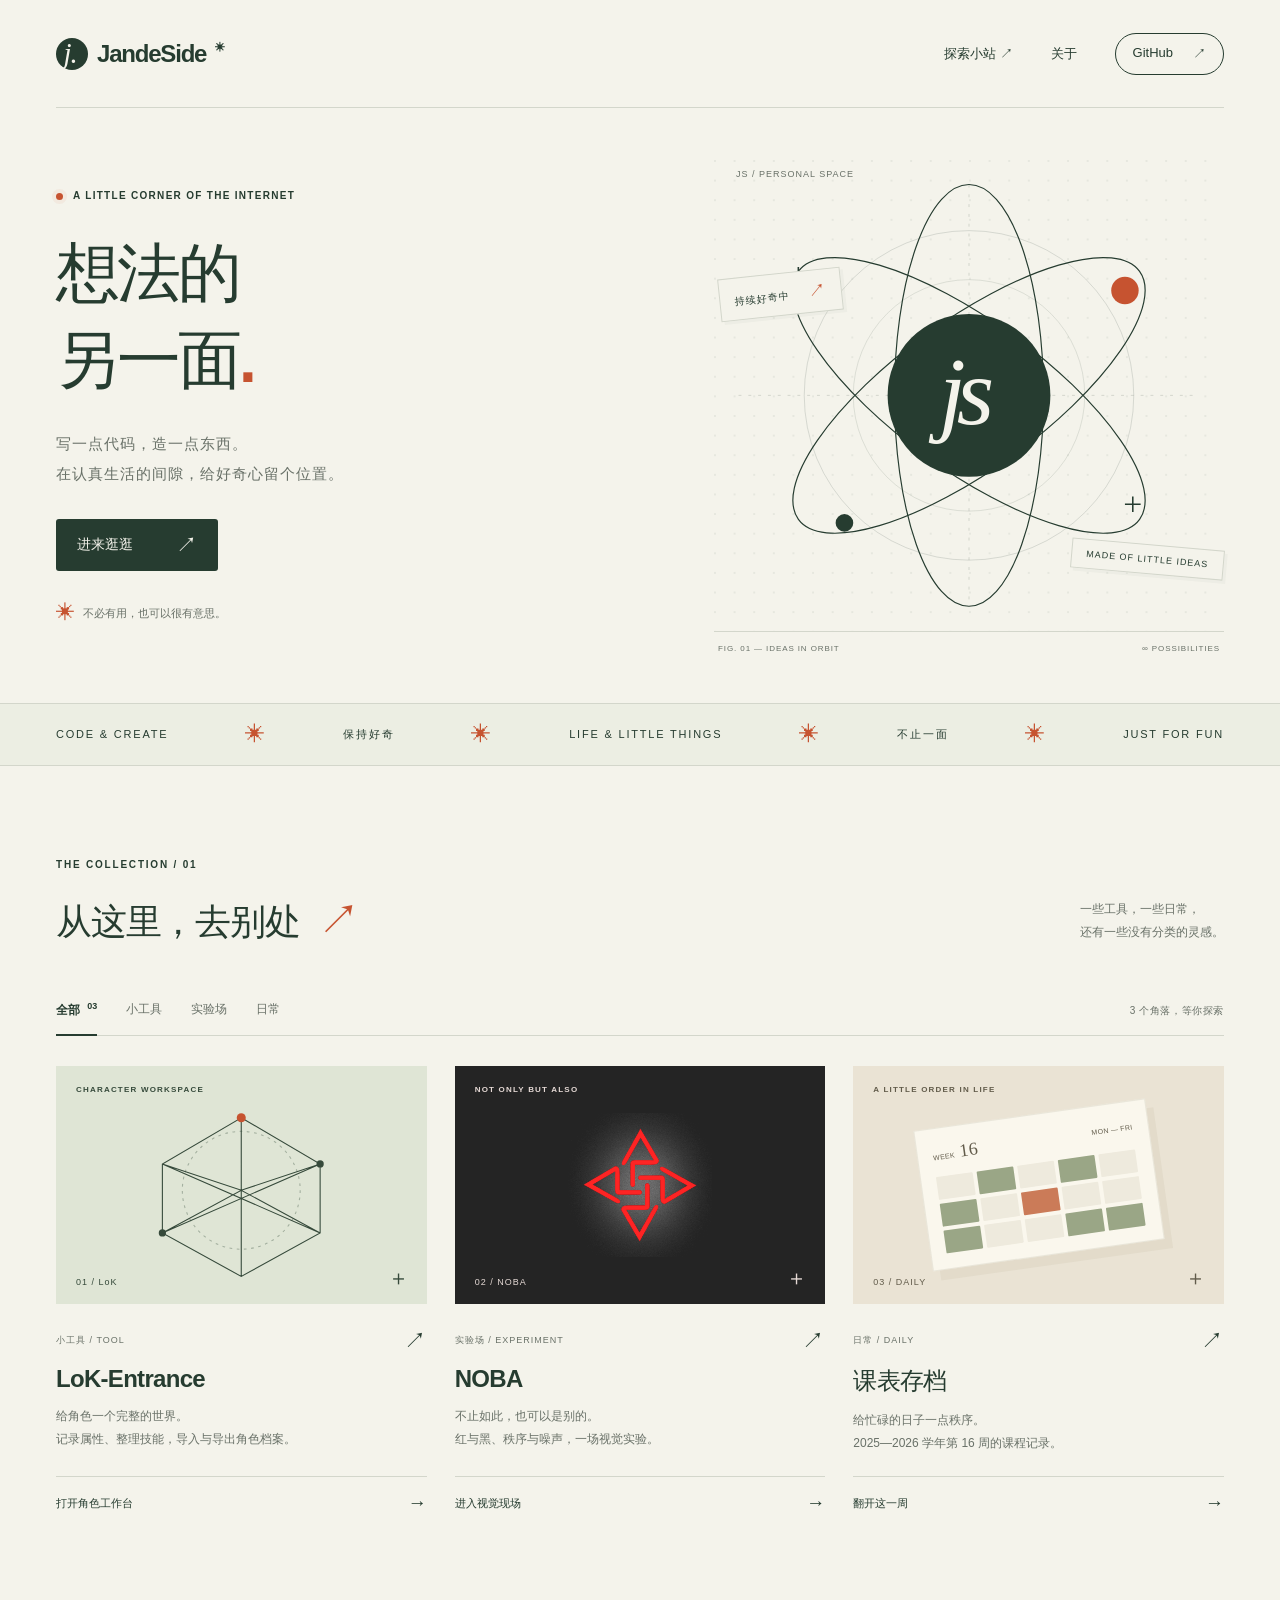
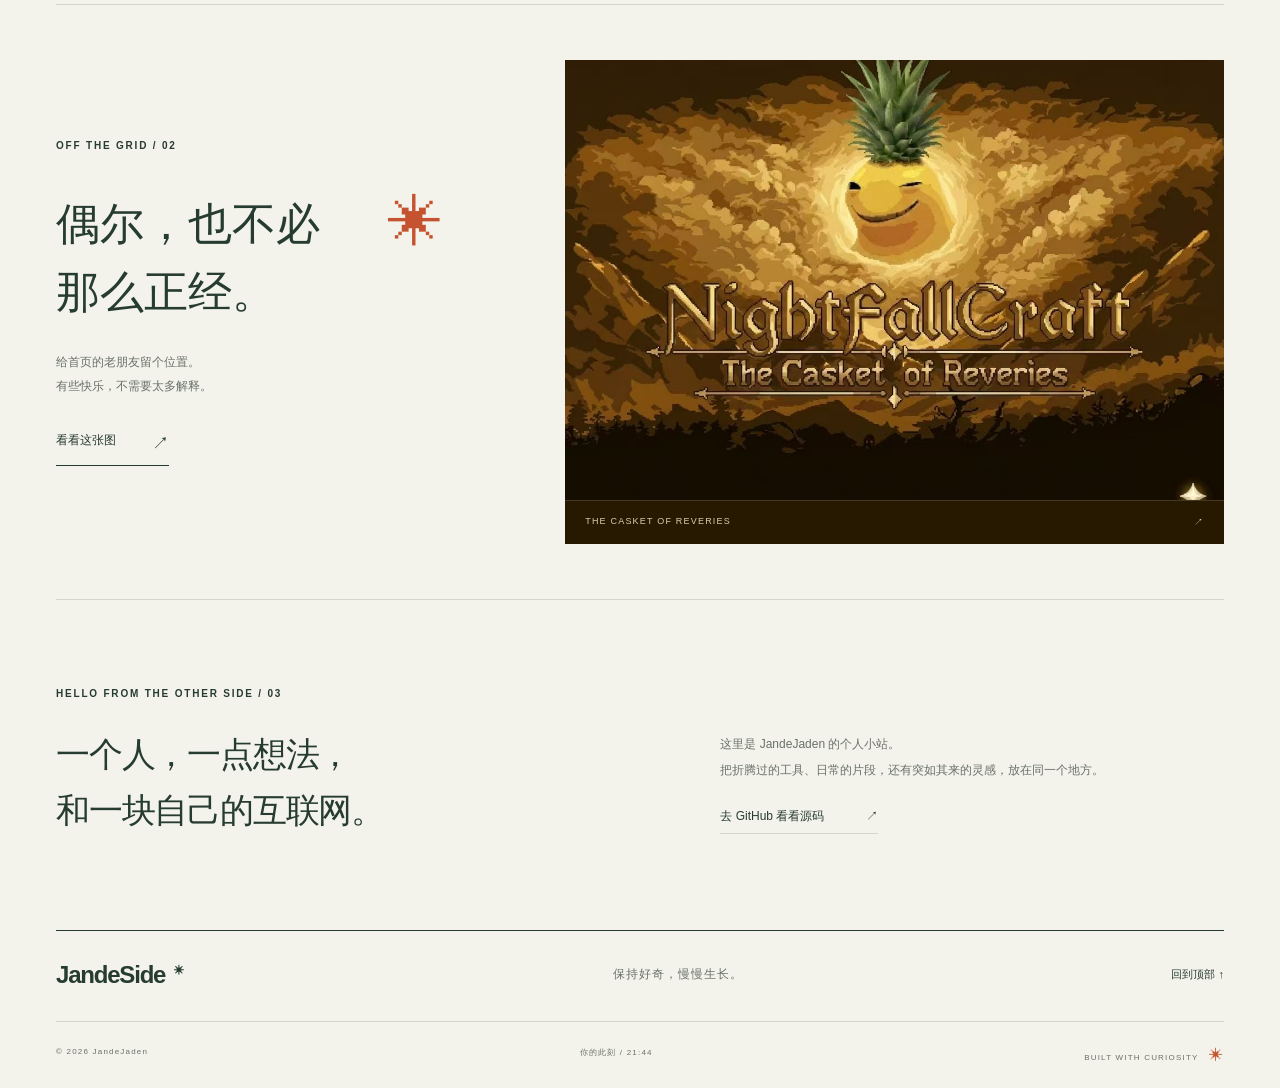
<file: index.html>
<!doctype html>
<html lang="zh-CN">
<head>
  <meta charset="utf-8"><meta name="viewport" content="width=device-width, initial-scale=1">
  <meta name="description" content="JandeSide，JandeJaden 的个人小站。收集灵感、折腾工具，也给日常留一个位置。"><meta name="theme-color" content="#f4f3eb">
  <title>JandeSide — 想法的另一面</title><link rel="icon" href="assets/favicon.svg" type="image/svg+xml"><link rel="stylesheet" href="assets/site.css"><script src="assets/site.js" defer></script>
</head>
<body>
  <a class="skip-link" href="#main">跳到正文</a>
  <header class="site-header wrap"><a class="wordmark" href="./" aria-label="JandeSide 首页"><span class="brand-symbol" aria-hidden="true">j.</span>JandeSide<sup aria-hidden="true">✳</sup></a><nav aria-label="主导航"><a href="#explore">探索小站 ↗</a><a href="#about">关于</a><a class="github-link" href="https://github.com/JandeJaden" target="_blank" rel="noopener noreferrer">GitHub <span>↗</span></a></nav></header>
  <main id="main">
    <section class="hero wrap" aria-labelledby="hero-title">
      <div class="hero-copy"><p class="eyebrow"><span class="status-dot"></span>A LITTLE CORNER OF THE INTERNET</p><h1 id="hero-title">想法的<br><span class="serif-word">另一面</span><span class="orange">.</span></h1><p class="hero-description">写一点代码，造一点东西。<br>在认真生活的间隙，给好奇心留个位置。</p><a class="primary-link" href="#explore">进来逛逛 <span>↗</span></a><p class="hero-footnote"><span aria-hidden="true">✳</span> 不必有用，也可以很有意思。</p></div>
      <div class="orbit-art" aria-hidden="true"><span class="art-coordinate">JS / PERSONAL SPACE</span><svg viewBox="0 0 520 480" fill="none"><defs><pattern id="dots" width="20" height="20" patternUnits="userSpaceOnUse"><circle cx="1" cy="1" r=".8" fill="currentColor" opacity=".16"/></pattern></defs><rect width="520" height="480" fill="url(#dots)"/><circle cx="260" cy="240" r="168" stroke="currentColor" opacity=".15"/><circle cx="260" cy="240" r="118" stroke="currentColor" opacity=".12"/><path d="M25 240H495M260 25V455" stroke="currentColor" stroke-dasharray="3 7" opacity=".16"/><g stroke="currentColor" stroke-width="1.2"><ellipse cx="260" cy="240" rx="215" ry="76" transform="rotate(-36 260 240)"/><ellipse cx="260" cy="240" rx="215" ry="76" transform="rotate(36 260 240)"/><ellipse cx="260" cy="240" rx="76" ry="215"/></g><circle cx="260" cy="240" r="83" fill="var(--ink)"/><text x="253" y="269" fill="var(--paper)" text-anchor="middle" font-family="Georgia,serif" font-size="98" font-style="italic" letter-spacing="-9">js</text><circle cx="419" cy="133" r="14" fill="var(--orange)"/><circle cx="133" cy="370" r="9" fill="var(--ink)"/><path d="M86 109v24m-12-12h24M427 343v16m-8-8h16" stroke="currentColor" stroke-width="1.6"/></svg><span class="orbit-label label-top">持续好奇中 <b>↗</b></span><span class="orbit-label label-bottom">MADE OF LITTLE IDEAS</span><div class="art-caption"><span>FIG. 01 — IDEAS IN ORBIT</span><span>∞ POSSIBILITIES</span></div></div>
    </section>
    <div class="ticker" aria-hidden="true"><div class="wrap ticker-inner"><span>CODE & CREATE</span><i>✳</i><span>保持好奇</span><i>✳</i><span>LIFE & LITTLE THINGS</span><i>✳</i><span>不止一面</span><i>✳</i><span>JUST FOR FUN</span></div></div>
    <section class="explore wrap" id="explore" aria-labelledby="explore-title">
      <div class="section-heading"><div><p class="eyebrow">THE COLLECTION / 01</p><h2 id="explore-title">从这里，去别处 <span class="orange">↗</span></h2></div><p class="section-note">一些工具，一些日常，<br>还有一些没有分类的灵感。</p></div>
      <div class="filter-bar"><div class="filters" role="group" aria-label="筛选内容"><button type="button" class="filter active" data-filter="all" aria-pressed="true">全部 <sup>03</sup></button><button type="button" class="filter" data-filter="tool" aria-pressed="false">小工具</button><button type="button" class="filter" data-filter="experiment" aria-pressed="false">实验场</button><button type="button" class="filter" data-filter="life" aria-pressed="false">日常</button></div><span id="result-count" class="result-count" aria-live="polite">3 个角落，等你探索</span></div>
      <div class="project-grid">
        <a class="project-card" href="lok-entrance/" data-category="tool"><div class="project-visual lok-visual"><span class="visual-label">CHARACTER WORKSPACE</span><svg viewBox="0 0 320 210" fill="none" aria-hidden="true"><g stroke="currentColor" stroke-width="1.2"><path d="M160 24 247 75 247 151 160 199 73 151 73 75ZM160 24v175M73 75l174 76M247 75 73 151M73 75l87 29 87-29M73 151l87-47 87 47"/><circle cx="160" cy="104" r="65" stroke-dasharray="3 5" opacity=".35"/></g><circle cx="160" cy="24" r="5" fill="var(--orange)"/><circle cx="73" cy="151" r="4" fill="currentColor"/><circle cx="247" cy="75" r="4" fill="currentColor"/></svg><span class="visual-number">01 / LoK</span><span class="visual-corner">＋</span></div><div class="project-meta"><span>小工具 / TOOL</span><span class="project-arrow">↗</span></div><h3>LoK-Entrance</h3><p>给角色一个完整的世界。<br>记录属性、整理技能，导入与导出角色档案。</p><span class="project-bottom">打开角色工作台 <span>→</span></span></a>
        <a class="project-card" href="noba/" data-category="experiment"><div class="project-visual noba-visual"><span class="visual-label">NOT ONLY BUT ALSO</span><img src="assets/images/nobalogo.webp" alt="NOBA 红色四向标志" width="1080" height="1080" loading="lazy"><span class="visual-number">02 / NOBA</span><span class="visual-corner">＋</span></div><div class="project-meta"><span>实验场 / EXPERIMENT</span><span class="project-arrow">↗</span></div><h3>NOBA</h3><p>不止如此，也可以是别的。<br>红与黑、秩序与噪声，一场视觉实验。</p><span class="project-bottom">进入视觉现场 <span>→</span></span></a>
        <a class="project-card" href="lesson/" data-category="life"><div class="project-visual lesson-visual"><span class="visual-label">A LITTLE ORDER IN LIFE</span><div class="mini-schedule" aria-hidden="true"><div class="schedule-title"><span>WEEK <b>16</b></span><span>MON — FRI</span></div><div class="schedule-grid"><i></i><i class="filled"></i><i></i><i class="filled"></i><i></i><i class="filled"></i><i></i><i class="filled accent"></i><i></i><i></i><i class="filled"></i><i></i><i></i><i class="filled"></i><i class="filled"></i></div></div><span class="visual-number">03 / DAILY</span><span class="visual-corner">＋</span></div><div class="project-meta"><span>日常 / DAILY</span><span class="project-arrow">↗</span></div><h3>课表存档</h3><p>给忙碌的日子一点秩序。<br>2025—2026 学年第 16 周的课程记录。</p><span class="project-bottom">翻开这一周 <span>→</span></span></a>
      </div><noscript><p>所有页面均可直接打开；分类筛选需要启用 JavaScript。</p></noscript>
    </section>
    <section class="side-note wrap" aria-labelledby="note-title"><div class="note-copy"><p class="eyebrow">OFF THE GRID / 02</p><span class="note-star" aria-hidden="true">✳</span><h2 id="note-title">偶尔，也不必<br>那么<span class="serif-word">正经。</span></h2><p>给首页的老朋友留个位置。<br>有些快乐，不需要太多解释。</p><button type="button" class="text-button" id="open-art">看看这张图 <span>↗</span></button><noscript><a href="assets/images/nailong.webp">查看原图 ↗</a></noscript></div><button type="button" class="art-preview" id="art-preview" aria-label="放大查看 NightfallCraft 图片"><img src="assets/images/nailong.webp" alt="NightfallCraft：带着菠萝叶的黄色笑脸，背景是金色云海" width="1196" height="896" loading="lazy"><span>THE CASKET OF REVERIES <span>↗</span></span></button></section>
    <section class="about wrap" id="about" aria-labelledby="about-title"><p class="eyebrow">HELLO FROM THE OTHER SIDE / 03</p><div class="about-content"><h2 id="about-title">一个人，一点想法，<br>和一块自己的<span class="serif-word">互联网。</span></h2><div><p>这里是 JandeJaden 的个人小站。<br>把折腾过的工具、日常的片段，还有突如其来的灵感，放在同一个地方。</p><a class="text-link" href="https://github.com/JandeJaden/JandeSide" target="_blank" rel="noopener noreferrer">去 GitHub 看看源码 <span>↗</span></a></div></div></section>
  </main>
  <footer class="site-footer wrap"><a class="wordmark" href="./">JandeSide<sup aria-hidden="true">✳</sup></a><span>保持好奇，慢慢生长。</span><a href="#main" class="back-to-top">回到顶部 ↑</a><div class="footer-bottom"><span>© <span id="year">2026</span> JandeJaden</span><span id="local-time">WELCOME TO MY SIDE.</span><span>BUILT WITH CURIOSITY <i>✳</i></span></div></footer>
  <dialog class="image-dialog" id="art-dialog" aria-labelledby="dialog-title"><div class="dialog-toolbar"><span id="dialog-title">NightfallCraft / 原图</span><button type="button" id="close-art" autofocus aria-label="关闭图片">关闭 ×</button></div><img src="assets/images/nailong.webp" alt="NightfallCraft — The Casket of Reveries" width="1196" height="896"></dialog>
</body></html>
</file>
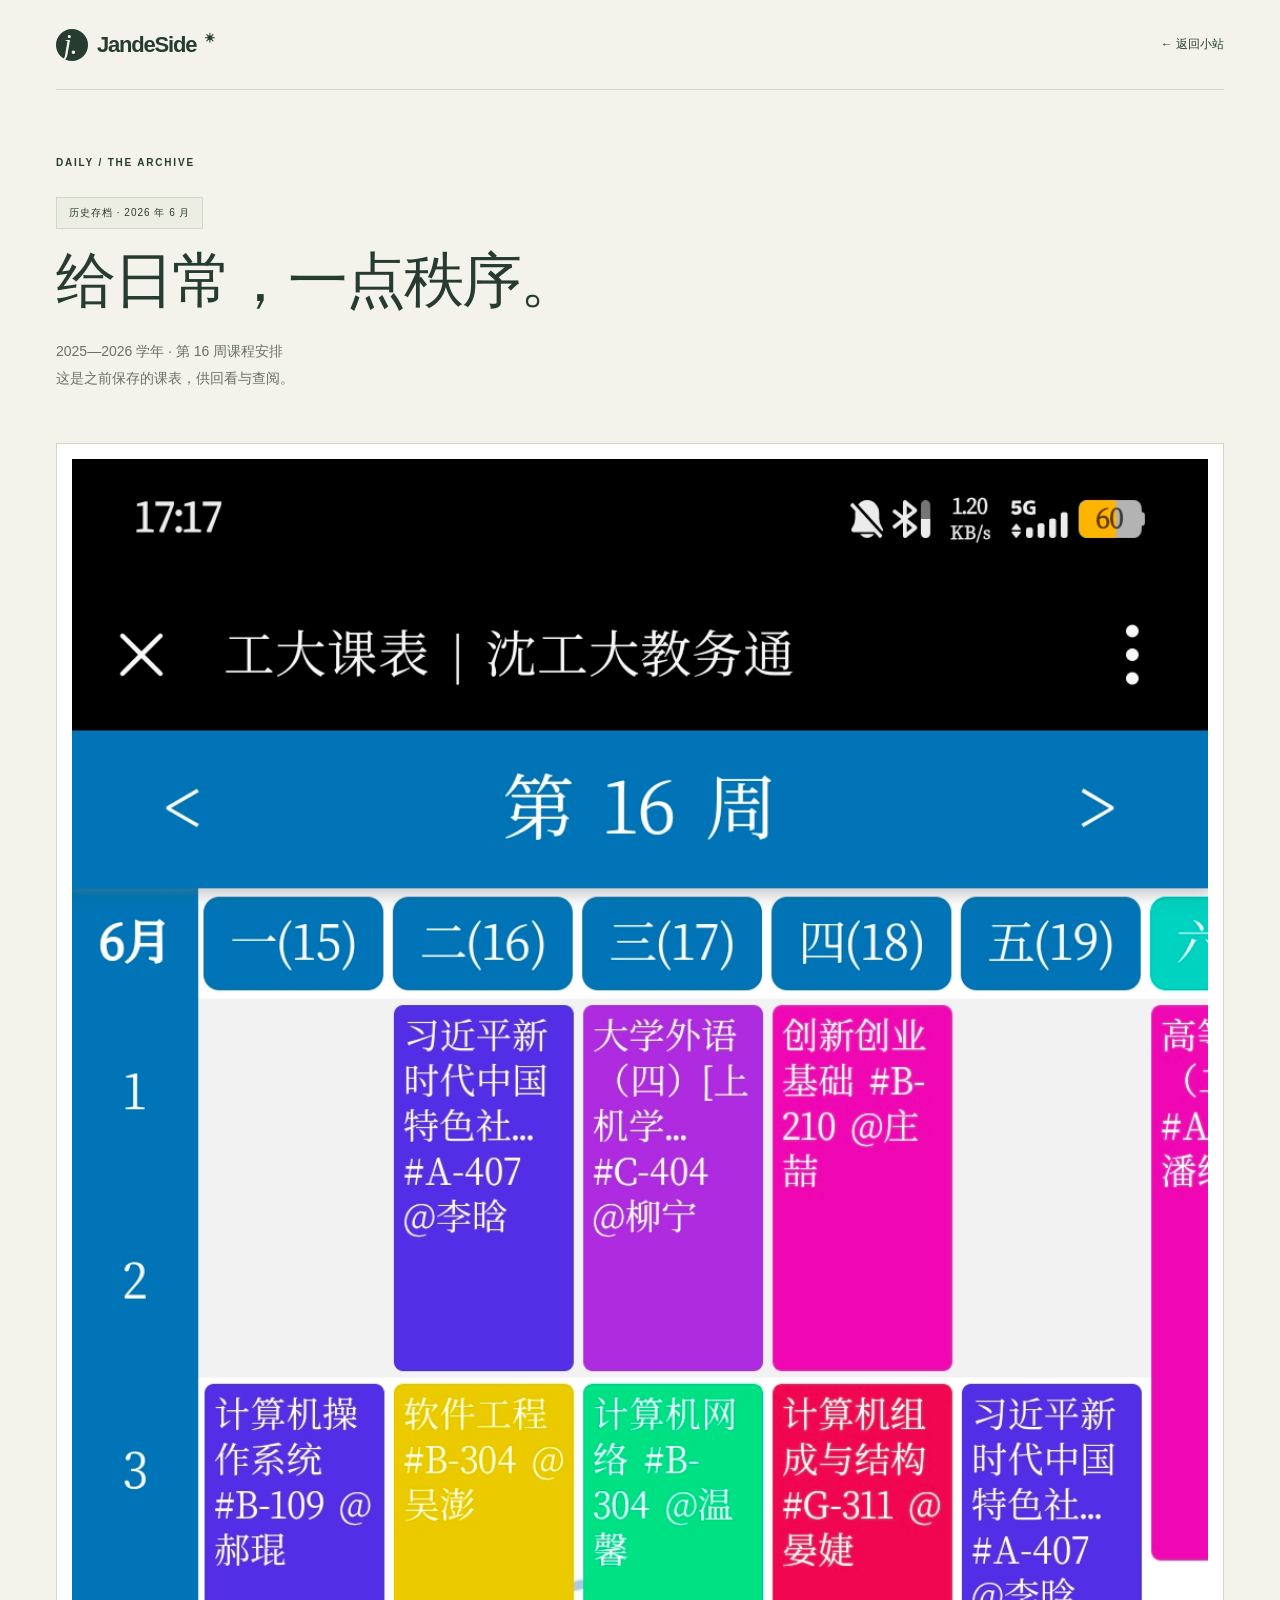
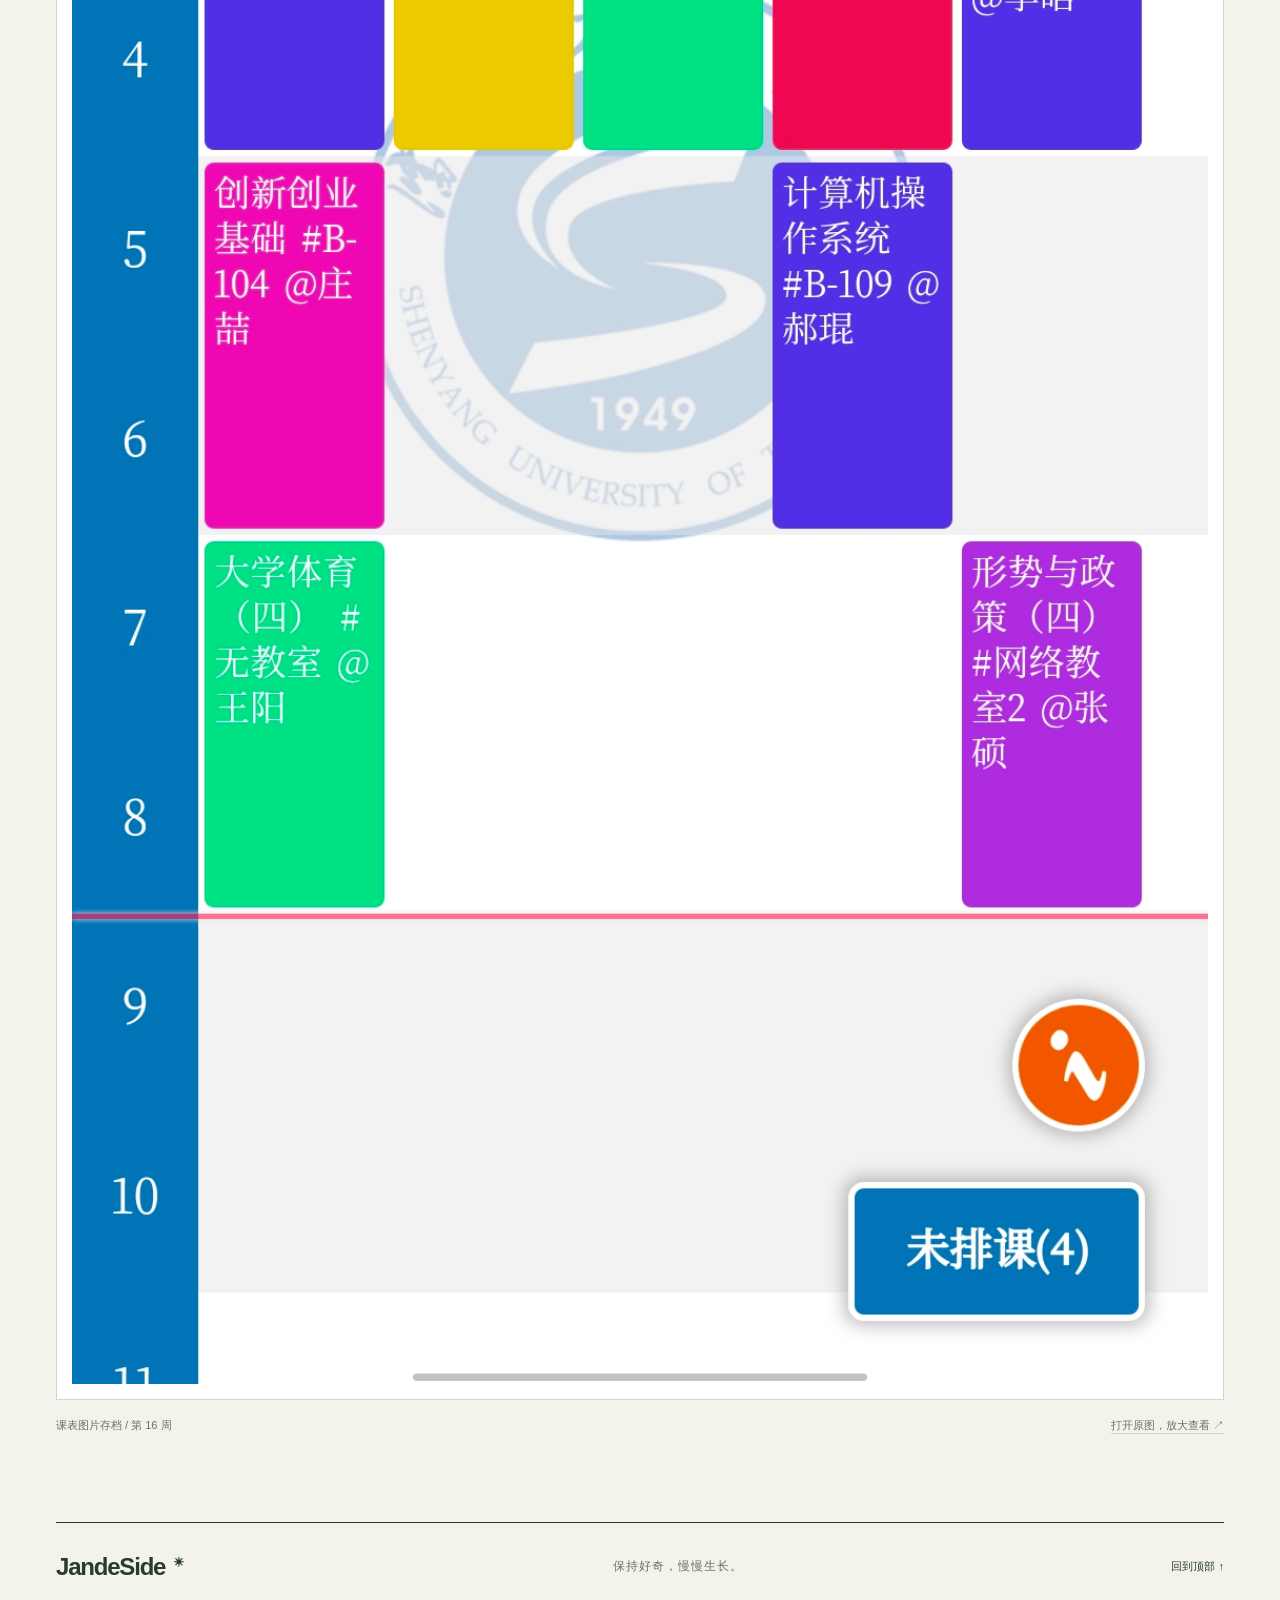
<file: lesson/index.html>
<!doctype html>
<html lang="zh-CN"><head><meta charset="utf-8"><meta name="viewport" content="width=device-width,initial-scale=1"><title>课表存档 — JandeSide</title><meta name="description" content="2025—2026 学年第 16 周课程安排存档。"><meta name="theme-color" content="#f4f3eb"><link rel="icon" href="../assets/favicon.svg" type="image/svg+xml"><link rel="stylesheet" href="../assets/site.css"></head>
<body><a class="skip-link" href="#main">跳到正文</a><header class="site-header subpage-header wrap"><a class="wordmark" href="../"><span class="brand-symbol" aria-hidden="true">j.</span>JandeSide<sup aria-hidden="true">✳</sup></a><a class="page-back" href="../#explore">← 返回小站</a></header>
<main class="wrap" id="main"><section class="page-intro"><p class="eyebrow">DAILY / THE ARCHIVE</p><span class="archive-badge">历史存档 · 2026 年 6 月</span><h1>给日常，一点<span class="serif-word">秩序。</span></h1><p>2025—2026 学年 · 第 16 周课程安排<br>这是之前保存的课表，供回看与查阅。</p></section><section class="schedule-view" aria-label="第16周课表图片"><div class="image-frame"><a href="../assets/images/lesson.webp" target="_blank" rel="noopener noreferrer" aria-label="在新标签页查看课表原图"><img src="../assets/images/lesson.webp" alt="2025—2026 学年第16周课程安排，点击可查看原图并放大阅读"></a></div><div class="schedule-caption"><span>课表图片存档 / 第 16 周</span><a href="../assets/images/lesson.webp" target="_blank" rel="noopener noreferrer">打开原图，放大查看 ↗</a></div></section></main>
<footer class="site-footer wrap"><a class="wordmark" href="../">JandeSide<sup aria-hidden="true">✳</sup></a><span>保持好奇，慢慢生长。</span><a class="back-to-top" href="#main">回到顶部 ↑</a></footer></body></html>
</file>
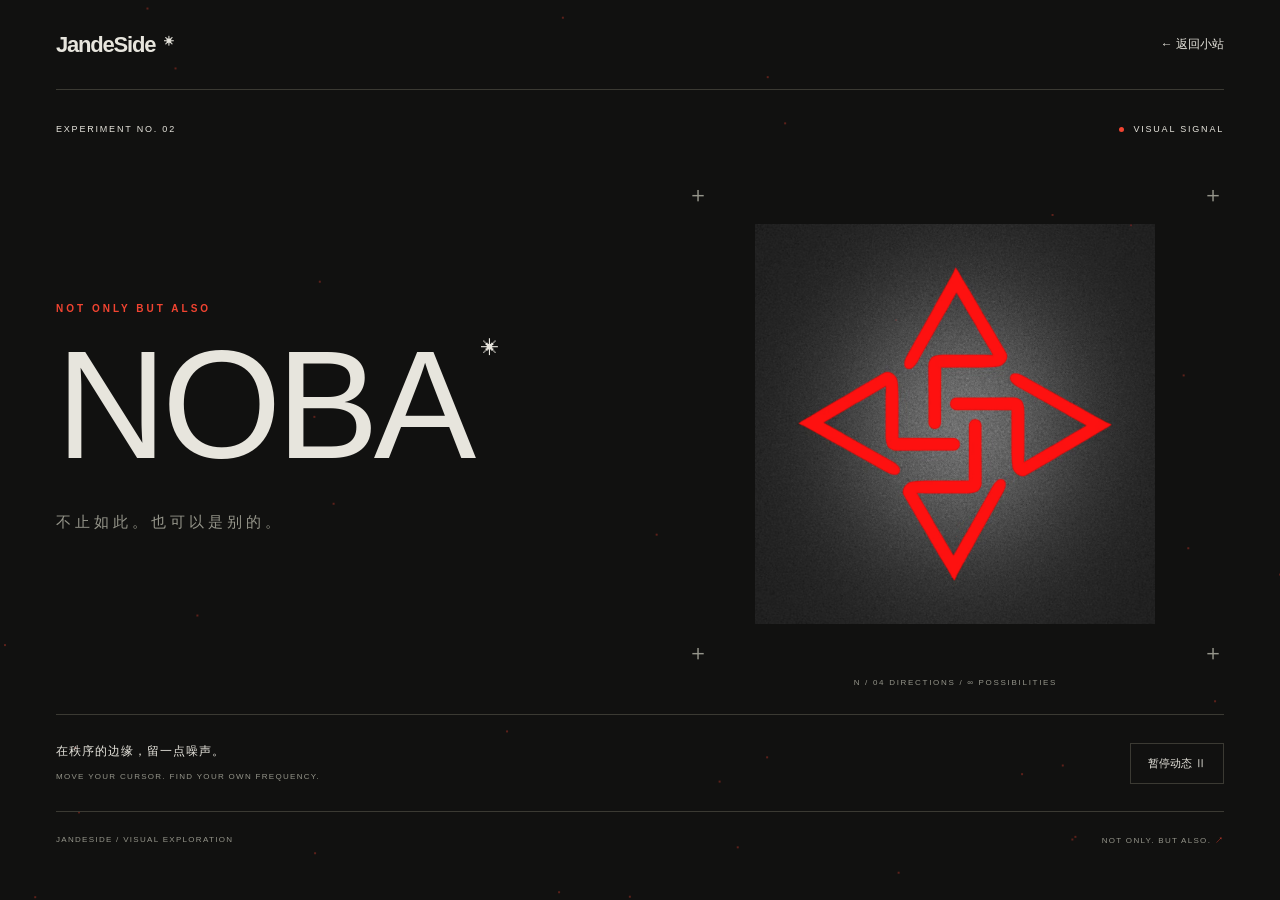
<file: noba/index.html>
<!doctype html>
<html lang="zh-CN"><head><meta charset="utf-8"><meta name="viewport" content="width=device-width,initial-scale=1"><title>NOBA — JandeSide</title><meta name="description" content="Not Only But Also，一场关于红与黑、秩序与噪声的视觉实验。"><meta name="theme-color" content="#111110"><link rel="icon" href="../assets/favicon.svg" type="image/svg+xml"><link rel="stylesheet" href="../assets/site.css"><link rel="stylesheet" href="noba.css"><script src="noba.js" defer></script></head>
<body><a class="skip-link" href="#main">跳到正文</a><canvas id="noise-field" aria-hidden="true"></canvas><header class="site-header subpage-header wrap"><a class="wordmark" href="../">JandeSide<sup aria-hidden="true">✳</sup></a><a class="page-back" href="../#explore">← 返回小站</a></header>
<main class="noba-main wrap" id="main"><div class="noba-topline"><span>EXPERIMENT NO. 02</span><span class="live-indicator">VISUAL SIGNAL</span></div><div class="noba-stage"><div class="noba-name"><p class="eyebrow">NOT ONLY BUT ALSO</p><h1>NOBA<span aria-hidden="true">✳</span></h1><p class="noba-tagline">不止如此。也可以是别的。</p></div><div class="logo-stage"><span class="cross cross-tl">＋</span><span class="cross cross-tr">＋</span><img class="noba-logo" src="../assets/images/nobalogo.webp" alt="NOBA 红色四向标志" width="1080" height="1080"><span class="cross cross-bl">＋</span><span class="cross cross-br">＋</span><span class="logo-coordinate">N / 04 DIRECTIONS / ∞ POSSIBILITIES</span></div></div><div class="noba-bottomline"><p>在秩序的边缘，留一点噪声。<br><span>MOVE YOUR CURSOR. FIND YOUR OWN FREQUENCY.</span></p><button type="button" id="motion-toggle" aria-pressed="false">暂停动态 Ⅱ</button></div><noscript><p>当前为静态视觉展示。</p></noscript></main><footer class="noba-footer wrap"><span>JANDESIDE / VISUAL EXPLORATION</span><span>NOT ONLY. BUT ALSO. <i>↗</i></span></footer></body></html>
</file>
<file: assets/site.css>
@charset "UTF-8";
:root{--paper:#f4f3eb;--ink:#263c30;--muted:#697168;--line:#d3d6cb;--orange:#c65330;--display:Georgia,"Noto Serif SC","Songti SC","SimSun",serif;--sans:"Segoe UI","PingFang SC","Microsoft YaHei",sans-serif}
*{box-sizing:border-box}html{scroll-behavior:smooth;scroll-padding-top:32px}body{margin:0;background:var(--paper);color:var(--ink);font-family:var(--sans);-webkit-font-smoothing:antialiased}a{color:inherit;text-decoration:none}button{font:inherit;color:inherit;cursor:pointer}img{display:block;max-width:100%;height:auto}button,a{-webkit-tap-highlight-color:transparent}button:focus-visible,a:focus-visible{outline:3px solid var(--orange);outline-offset:6px}::selection{background:#dceba3;color:var(--ink)}.wrap{width:min(1240px,calc(100% - 112px));margin-inline:auto}.skip-link{position:fixed;top:-80px;left:20px;padding:12px 20px;background:var(--ink);color:var(--paper);z-index:99}.skip-link:focus{top:12px}.site-header{height:108px;display:flex;align-items:center;justify-content:space-between;border-bottom:1px solid var(--line)}.wordmark{display:inline-flex;align-items:center;gap:9px;font-size:24px;letter-spacing:-1.2px;font-weight:650}.brand-symbol{display:grid;place-items:center;width:32px;height:32px;background:var(--ink);color:var(--paper);font:italic 29px/1 Georgia;border-radius:50%;padding-right:4px}.wordmark sup{align-self:flex-start;font-size:10px;letter-spacing:0;padding-top:4px}.site-header nav{display:flex;align-items:center;gap:38px;font-size:13px}.site-header nav>a:hover{color:var(--orange)}.github-link{border:1px solid var(--ink);padding:11px 17px;border-radius:24px;display:flex;gap:20px}.github-link:hover{background:var(--ink);color:var(--paper)!important}.hero{display:grid;grid-template-columns:1.1fr 1fr;gap:24px;align-items:center;padding-block:52px 50px;min-height:590px}.eyebrow{font-size:10px;letter-spacing:1.8px;font-weight:600;line-height:1.6;margin:0 0 26px}.hero .eyebrow{display:flex;align-items:center;gap:10px;letter-spacing:1.3px}.status-dot{width:7px;height:7px;border-radius:50%;background:var(--orange);box-shadow:0 0 0 4px #d05a3510}.hero h1{font-size:clamp(44px,5vw,72px);font-weight:550;line-height:1.35;letter-spacing:-3px;margin:0 0 25px}.serif-word{font-family:var(--display);font-weight:400}.orange{color:var(--orange)}.hero-description{color:var(--muted);font-size:15px;line-height:2;margin:0 0 30px;letter-spacing:1px}.primary-link{display:inline-flex;align-items:center;justify-content:space-between;min-width:162px;background:var(--ink);color:var(--paper);padding:17px 21px;border-radius:3px;font-size:14px;transition:transform .2s,background .2s}.primary-link:hover{background:#3d5643;transform:translateY(-3px)}.primary-link span{font-size:21px;line-height:16px}.hero-footnote{margin:31px 0 0;font-size:11px;color:var(--muted);display:flex;align-items:center;gap:8px}.hero-footnote>span{font-size:19px;color:var(--orange)}.orbit-art{position:relative;width:100%;max-width:510px;justify-self:end}.orbit-art svg{width:100%;height:auto;display:block}.art-coordinate{position:absolute;left:22px;top:9px;font-size:9px;letter-spacing:1px;color:var(--muted)}.orbit-label{position:absolute;padding:9px 14px;background:var(--paper);border:1px solid var(--line);font-size:10px;letter-spacing:1px;box-shadow:3px 3px 0 #263c3008;transform:rotate(-6deg)}.label-top{top:23%;left:1%}.label-top b{margin-left:16px;color:var(--orange);font-size:17px;font-weight:400}.label-bottom{right:0;bottom:16%;transform:rotate(5deg);font-size:9px}.art-caption{display:flex;justify-content:space-between;padding:12px 4px 0;border-top:1px solid var(--line);font-size:8px;color:var(--muted);letter-spacing:.9px}.ticker{border-block:1px solid var(--line);background:#eceee3}.ticker-inner{display:flex;align-items:center;justify-content:space-between;gap:20px;min-height:61px;font-size:11px;font-weight:500;letter-spacing:1.8px}.ticker i{font-style:normal;color:var(--orange);font-size:20px}.explore{padding-block:91px 90px}.section-heading{display:flex;justify-content:space-between;align-items:flex-end;margin-bottom:37px}.section-heading .eyebrow{margin-bottom:15px}h2{font-weight:500;letter-spacing:-1.2px;line-height:1.5;font-size:36px;margin:0}.section-heading .orange{margin-left:10px;font-size:42px;font-weight:300}.section-note{font-size:12px;color:var(--muted);line-height:1.9;margin:0 0 7px}.filter-bar{display:flex;justify-content:space-between;align-items:center;border-bottom:1px solid var(--line);margin-bottom:30px;gap:10px}.filters{display:flex;gap:29px}.filter{position:relative;padding:13px 0 16px;border:0;background:none;font-size:12px;color:var(--muted)}.filter sup{font-size:9px;margin-left:4px}.filter.active{color:var(--ink);font-weight:650}.filter.active:after{content:"";position:absolute;bottom:-1px;left:0;width:100%;height:2px;background:var(--ink)}.result-count{font-size:10px;color:var(--muted);letter-spacing:.6px}.project-grid{display:grid;grid-template-columns:repeat(3,minmax(0,1fr));gap:28px}.project-card{display:flex;flex-direction:column;min-width:0}.project-card[hidden]{display:none}.project-visual{height:238px;position:relative;overflow:hidden;display:grid;place-items:center;transition:transform .3s}.project-card:hover .project-visual{transform:translateY(-4px)}.visual-label{position:absolute;left:20px;top:19px;font-size:8px;letter-spacing:1.2px;font-weight:600;z-index:1}.visual-number{position:absolute;left:20px;bottom:17px;font-size:9px;letter-spacing:1px}.visual-corner{position:absolute;right:18px;bottom:12px;font-size:21px;font-weight:300}.lok-visual{background:#dfe5d5;color:#364a3b}.lok-visual svg{width:80%;height:80%;margin-top:12px;transition:transform .6s}.project-card:hover .lok-visual svg{transform:rotate(5deg)}.noba-visual{background:#242424;color:#e5d9d5}.noba-visual img{width:144px;height:144px;object-fit:cover;mix-blend-mode:lighten;transition:transform .6s}.project-card:hover .noba-visual img{transform:rotate(90deg)}.lesson-visual{background:#eae3d4;color:#625c4b}.mini-schedule{width:63%;transform:rotate(-8deg);padding:15px;background:#faf7ed;box-shadow:7px 10px 0 #85744b12;border:1px solid #bdb8a644}.schedule-title{display:flex;justify-content:space-between;align-items:center;font-size:7px;letter-spacing:.3px;margin-bottom:12px}.schedule-title b{font:18px Georgia;margin-left:3px}.schedule-grid{display:grid;grid-template-columns:repeat(5,1fr);gap:4px}.schedule-grid i{height:23px;background:#eeeadd;border-radius:1px}.schedule-grid .filled{background:#9aa686}.schedule-grid .accent{background:#cb7b58}.project-meta{display:flex;align-items:center;justify-content:space-between;font-size:9px;letter-spacing:1px;color:var(--muted);margin-top:22px}.project-arrow{font-size:22px;color:var(--ink)}.project-card h3{font-size:24px;font-weight:550;letter-spacing:-.7px;margin:9px 0 12px}.project-card p{font-size:12px;line-height:1.9;color:var(--muted);margin:0 0 22px}.project-bottom{border-top:1px solid var(--line);padding-top:15px;display:flex;justify-content:space-between;align-items:center;font-size:11px;margin-top:auto}.project-bottom span{font-size:19px;transition:transform .2s}.project-card:hover .project-bottom span{transform:translateX(5px)}.side-note{display:grid;grid-template-columns:.8fr 1.2fr;border-block:1px solid var(--line);padding-block:55px;gap:70px;align-items:center}.note-copy{position:relative}.note-copy .eyebrow{margin-bottom:36px}.note-copy h2{font-size:44px;line-height:1.55;letter-spacing:0}.note-copy p:not(.eyebrow){font-size:12px;line-height:2;color:var(--muted);margin-top:22px}.note-star{position:absolute;right:12%;top:16%;font-size:55px;color:var(--orange);font-weight:300}.text-button{border:0;border-bottom:1px solid var(--ink);background:none;padding:10px 0;font-size:12px;display:inline-flex;gap:36px;margin-top:12px}.text-button span{font-size:17px}.art-preview{border:0;padding:0;background:#261900;color:#d9ccad;text-align:left;overflow:hidden}.art-preview img{width:100%;aspect-ratio:1.5;object-fit:cover;transition:transform .5s}.art-preview:hover img{transform:scale(1.025)}.art-preview>span{padding:15px 20px;display:flex;justify-content:space-between;font-size:9px;letter-spacing:1.2px;border-top:1px solid #fff2}.about{padding-block:86px 91px}.about>.eyebrow{margin-bottom:24px}.about-content{display:grid;grid-template-columns:1.2fr 1fr;gap:60px;align-items:center}.about h2{font-size:34px;line-height:1.65}.about-content p{font-size:12px;line-height:2.2;color:var(--muted);margin:0 0 22px}.text-link{font-size:12px;border-bottom:1px solid var(--line);padding-bottom:8px;display:inline-flex;gap:42px}.text-link:hover{border-color:var(--ink)}.site-footer{border-top:1px solid var(--ink);display:flex;flex-wrap:wrap;justify-content:space-between;align-items:center;padding-block:30px 25px;gap:25px}.site-footer>span{font-size:12px;color:var(--muted);letter-spacing:1px}.back-to-top{font-size:11px}.footer-bottom{flex-basis:100%;border-top:1px solid var(--line);padding-top:25px;margin-top:7px;display:flex;justify-content:space-between;font-size:8px;color:var(--muted);letter-spacing:1.2px}.footer-bottom i{font-style:normal;color:var(--orange);margin-left:7px;font-size:14px}.image-dialog{width:min(1000px,94vw);max-height:94dvh;padding:0;border:1px solid var(--line);background:var(--paper);color:var(--ink);overflow:auto}.image-dialog::backdrop{background:#102318c9;backdrop-filter:blur(6px)}.image-dialog img{width:100%;height:auto}.dialog-toolbar{display:flex;align-items:center;justify-content:space-between;padding:15px 20px;font-size:12px;position:sticky;top:0;background:var(--paper)}.dialog-toolbar button{border:1px solid var(--line);background:transparent;padding:8px 14px}.subpage-header{height:90px}.subpage-header .wordmark{font-size:22px}.page-back{font-size:12px}.page-intro{padding-block:65px 38px}.page-intro h1{font-size:clamp(36px,5vw,60px);font-weight:500;letter-spacing:-2px;margin:12px 0 16px}.page-intro>p:not(.eyebrow){font-size:14px;color:var(--muted);line-height:1.9}.archive-badge{display:inline-block;font-size:10px;letter-spacing:1px;border:1px solid var(--line);padding:8px 12px;background:#eceee3}.schedule-view{margin-bottom:70px}.image-frame{padding:15px;border:1px solid var(--line);background:#fff}.schedule-view img{width:100%;height:auto}.image-frame a{display:block}.schedule-caption{display:flex;justify-content:space-between;padding:18px 0;font-size:11px;color:var(--muted);gap:20px}.schedule-caption a{border-bottom:1px solid var(--line)}
@media(max-width:1050px){.wrap{width:calc(100% - 64px)}.hero{min-height:530px}.hero h1{font-size:54px}.project-visual{height:210px}.project-grid{gap:20px}.side-note{gap:45px}.note-copy h2{font-size:37px}.note-star{right:0}.about h2{font-size:30px}.ticker-inner{font-size:9px;letter-spacing:1px}.eyebrow{font-size:9px}}
@media(max-width:760px){.wrap{width:calc(100% - 40px)}.site-header{height:80px}.wordmark{font-size:21px}.brand-symbol{width:28px;height:28px;font-size:25px}.site-header nav{gap:18px;font-size:12px}.site-header nav .github-link{display:none}.hero{padding-block:43px 33px;gap:28px;grid-template-columns:1fr;min-height:0}.hero h1{font-size:58px;line-height:1.3;margin-bottom:20px}.hero .eyebrow{font-size:8px;letter-spacing:1.2px;margin-bottom:22px}.hero-description{font-size:13px;line-height:1.9;margin-bottom:24px}.hero-footnote{margin-top:23px}.orbit-art{width:85%;max-width:400px;justify-self:center;margin-top:-10px}.art-caption{font-size:7px}.label-top{font-size:9px}.label-bottom{font-size:7px}.ticker-inner{min-height:48px;gap:12px;font-size:8px;letter-spacing:1px}.ticker-inner>:nth-child(n+6){display:none}.ticker i{font-size:18px}.explore{padding-block:53px 55px}.section-heading{display:block;margin-bottom:22px}.section-heading h2{font-size:28px}.section-heading .orange{font-size:32px;margin-left:0}.section-note{font-size:11px;margin-top:14px}.section-note br{display:none}.section-heading .eyebrow{font-size:8px;margin-bottom:9px}.filter-bar{margin-bottom:25px}.filters{gap:22px}.filter{font-size:11px}.result-count{display:none}.project-grid{grid-template-columns:1fr;gap:34px}.project-visual{height:250px}.lok-visual svg{max-width:320px}.mini-schedule{max-width:225px}.project-card h3{font-size:25px}.project-card p{font-size:13px;line-height:1.9;margin-bottom:18px}.project-meta{margin-top:16px}.project-bottom{font-size:12px;padding-top:12px}.side-note{grid-template-columns:1fr;padding-block:36px;gap:32px}.note-copy .eyebrow{margin-bottom:22px;font-size:8px}.note-copy h2{font-size:35px}.note-copy p:not(.eyebrow){margin-top:13px}.note-star{right:15%;top:25%;font-size:65px}.text-button{margin-top:4px}.about{padding-block:49px}.about-content{grid-template-columns:1fr;gap:22px}.about h2{font-size:28px}.about>.eyebrow{font-size:8px;margin-bottom:20px}.about-content p{font-size:12px}.site-footer{padding-top:24px;gap:20px}.site-footer>span{display:none}.footer-bottom{font-size:7px;gap:12px;flex-wrap:wrap;line-height:1.8;padding-top:17px}.footer-bottom>:nth-child(2){display:none}.page-intro{padding-top:40px}.page-intro>p:not(.eyebrow){font-size:13px}.schedule-caption{font-size:10px;align-items:start;line-height:1.8}.image-frame{padding:5px}.subpage-header .page-back{font-size:11px}}
@media(prefers-reduced-motion:reduce){html{scroll-behavior:auto}*,*:before,*:after{transition:none!important;animation:none!important}}
</file>
<file: noba/noba.css>
:root{--paper:#111110;--ink:#e7e5dd;--muted:#95958a;--line:#3b3a33;--orange:#f24431}body{position:relative;min-height:100vh}#noise-field{position:fixed;inset:0;width:100%;height:100%;pointer-events:none;z-index:-1}.noba-main{padding-top:34px}.noba-topline{display:flex;justify-content:space-between;font-size:9px;letter-spacing:1.8px}.live-indicator:before{content:"";display:inline-block;width:5px;height:5px;border-radius:50%;background:var(--orange);margin-right:9px}.noba-stage{display:grid;grid-template-columns:1.1fr 1fr;align-items:center;min-height:580px;gap:40px}.noba-name .eyebrow{color:var(--orange);margin-bottom:12px;letter-spacing:3px}.noba-name h1{position:relative;font-size:clamp(90px,12vw,178px);font-family:Impact,"Arial Narrow",sans-serif;line-height:1;letter-spacing:-5px;font-weight:400;margin:0}.noba-name h1 span{position:absolute;font:18px var(--sans);letter-spacing:0;margin-left:10px;top:9px}.noba-tagline{font-size:15px;letter-spacing:4px;color:var(--muted);margin-top:30px}.logo-stage{position:relative;padding:40px 26px}.noba-logo{width:100%;max-width:400px;margin:auto;mix-blend-mode:lighten;animation:signal-breathe 8s ease-in-out infinite}.cross{position:absolute;font-size:22px;color:var(--muted);line-height:1}.cross-tl{top:0;left:0}.cross-tr{top:0;right:0}.cross-bl{bottom:0;left:0}.cross-br{bottom:0;right:0}.logo-coordinate{position:absolute;bottom:-23px;left:0;right:0;text-align:center;font-size:8px;letter-spacing:1.7px;color:var(--muted)}.noba-bottomline{display:flex;justify-content:space-between;align-items:center;gap:24px;border-top:1px solid var(--line);padding-block:24px}.noba-bottomline p{font-size:12px;line-height:2;letter-spacing:1px;margin:0}.noba-bottomline p span{font-size:8px;color:var(--muted);letter-spacing:1.3px}.noba-bottomline button{border:1px solid var(--line);background:transparent;font-size:11px;white-space:nowrap;padding:12px 17px}.noba-bottomline button:hover{border-color:var(--orange)}.noba-footer{border-top:1px solid var(--line);display:flex;justify-content:space-between;gap:15px;padding-block:23px;font-size:8px;color:var(--muted);letter-spacing:1.3px}.noba-footer i{color:var(--orange);font-style:normal}.paused .noba-logo{animation-play-state:paused}@keyframes signal-breathe{0%,100%{transform:rotate(-5deg) scale(.96)}50%{transform:rotate(5deg) scale(1.02)}}@media(max-width:760px){.noba-main{padding-top:25px}.noba-topline{font-size:7px;letter-spacing:1px}.noba-stage{grid-template-columns:1fr;gap:28px;padding:55px 0 50px;min-height:0}.noba-name h1{font-size:clamp(90px,26vw,160px)}.noba-name .eyebrow{font-size:9px}.noba-name h1 span{font-size:14px;top:5px}.noba-tagline{font-size:12px;letter-spacing:3px;margin-top:17px}.logo-stage{width:85%;max-width:350px;justify-self:center;padding:25px}.logo-coordinate{font-size:6px;letter-spacing:1px}.noba-bottomline{align-items:flex-start}.noba-bottomline p{font-size:11px}.noba-bottomline p span{display:none}.noba-bottomline button{font-size:10px;padding:10px 12px}.noba-footer{font-size:7px;letter-spacing:.5px}}@media(prefers-reduced-motion:reduce){.noba-logo{animation:none}}
</file>
